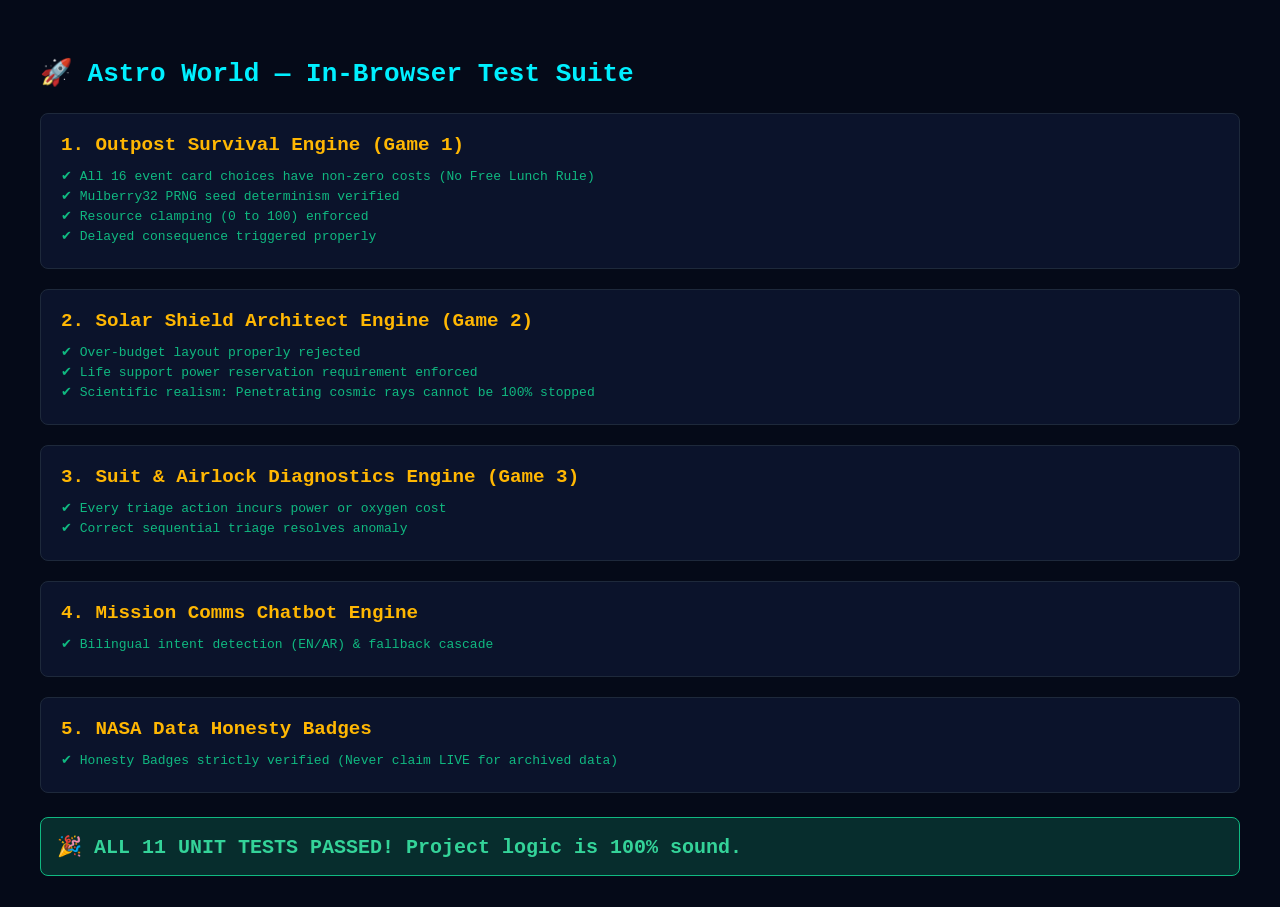
<file: tests/index.html>
<!DOCTYPE html>
<html lang="en">
<head>
  <meta charset="UTF-8">
  <title>Astro World - Unit Test Suite</title>
  <style>
    body { font-family: monospace; background: #050A18; color: #F8FAFC; padding: 2rem; }
    h1 { color: #00F0FF; margin-bottom: 1.5rem; }
    .suite { background: #0B132B; border: 1px solid #1E293B; border-radius: 8px; padding: 1.25rem; margin-bottom: 1.25rem; }
    .suite-title { font-size: 1.2rem; font-weight: bold; color: #FFB703; margin-bottom: 0.75rem; }
    .test-pass { color: #10B981; margin: 0.25rem 0; }
    .test-fail { color: #FF4D6D; font-weight: bold; margin: 0.25rem 0; }
    .summary { font-size: 1.25rem; margin-top: 1.5rem; padding: 1rem; border-radius: 8px; font-weight: bold; }
    .summary-pass { background: rgba(16, 185, 129, 0.2); border: 1px solid #10B981; color: #34D399; }
    .summary-fail { background: rgba(255, 77, 109, 0.2); border: 1px solid #FF4D6D; color: #FF4D6D; }
  </style>
</head>
<body>
  <h1>🚀 Astro World — In-Browser Test Suite</h1>
  <div id="test-results">Running tests...</div>

  <script type="module">
    import { OutpostEngine } from '../js/engine.js';
    import { EVENT_CARDS } from '../js/events.js';
    import { ShieldArchitectEngine, SHIELD_MATERIALS, SHIELD_WAVES } from '../js/shield.js';
    import { DiagnosticsEngine, AVAILABLE_TRIAGE_ACTIONS } from '../js/diagnostics.js';
    import { AstroChatbot } from '../js/chatbot.js';
    import { NASA_DATA } from '../js/nasaData.js';

    const out = document.getElementById('test-results');
    out.innerHTML = '';

    let totalPassed = 0;
    let totalFailed = 0;

    function record(suiteDiv, name, passed, err) {
      const p = document.createElement('div');
      if (passed) {
        p.className = 'test-pass';
        p.textContent = `  ✔ ${name}`;
        totalPassed++;
      } else {
        p.className = 'test-fail';
        p.textContent = `  ❌ ${name}: ${err ? err.message : 'Failed'}`;
        totalFailed++;
        console.error(`Failed test: ${name}`, err);
      }
      suiteDiv.appendChild(p);
    }

    function createSuite(title) {
      const div = document.createElement('div');
      div.className = 'suite';
      div.innerHTML = `<div class="suite-title">${title}</div>`;
      out.appendChild(div);
      return div;
    }

    // Suite 1: Game 1 Outpost Engine
    const s1 = createSuite("1. Outpost Survival Engine (Game 1)");
    try {
      // 1. No free lunch
      for (const card of EVENT_CARDS) {
        for (const choice of card.choices) {
          let hasCost = Object.values(choice.effects || {}).some(v => v < 0) ||
                        (choice.delayedEffects && choice.delayedEffects.some(d => Object.values(d.effects || {}).some(v => v < 0))) ||
                        (choice.riskChance && choice.riskEffects);
          if (!hasCost) throw new Error(`Choice ${choice.id} in ${card.id} is free`);
        }
      }
      record(s1, "All 16 event card choices have non-zero costs (No Free Lunch Rule)", true);
    } catch (e) { record(s1, "No Free Lunch Rule", false, e); }

    try {
      // 2. Determinism
      const eA = new OutpostEngine({ seed: 777, site: 'moon' });
      const eB = new OutpostEngine({ seed: 777, site: 'moon' });
      const sameRoll = eA.random() === eB.random();
      const sameCard = eA.drawEvent().id === eB.drawEvent().id;
      record(s1, "Mulberry32 PRNG seed determinism verified", sameRoll && sameCard);
    } catch (e) { record(s1, "Seed Determinism", false, e); }

    try {
      // 3. Clamping
      const eC = new OutpostEngine({ seed: 100 });
      eC.resources.oxygen = 200; eC.resources.power = -50;
      eC.clampResources();
      record(s1, "Resource clamping (0 to 100) enforced", eC.resources.oxygen === 100 && eC.resources.power === 0);
    } catch (e) { record(s1, "Clamping", false, e); }

    try {
      // 4. Delayed consequence
      const eD = new OutpostEngine({ seed: 100 });
      eD.delayedEffects.push({ inTurns: 1, effects: { science: 50 }, reason: "test science payout" });
      const initSci = eD.resources.science;
      const turnSum = eD.endTurn();
      const triggered = turnSum.delayedTriggered.includes("test science payout");
      record(s1, "Delayed consequence triggered properly", triggered && eD.resources.science >= initSci + 50);
    } catch (e) { record(s1, "Delayed Consequence", false, e); }

    // Suite 2: Game 2 Shield Architect
    const s2 = createSuite("2. Solar Shield Architect Engine (Game 2)");
    try {
      const sh = new ShieldArchitectEngine();
      const overRes = sh.evaluateLayout({ water_wall: 4 });
      record(s2, "Over-budget layout properly rejected", !overRes.isValid);
    } catch (e) { record(s2, "Over-budget rejection", false, e); }

    try {
      const sh = new ShieldArchitectEngine();
      const noReserveRes = sh.evaluateLayout({ magnetic_deflector: 2 });
      record(s2, "Life support power reservation requirement enforced", !noReserveRes.lifeSupportOk);
    } catch (e) { record(s2, "Life support power reservation", false, e); }

    try {
      const sh = new ShieldArchitectEngine();
      const valid = sh.evaluateLayout({ water_wall: 1, regolith_bags: 1 });
      record(s2, "Scientific realism: Penetrating cosmic rays cannot be 100% stopped", valid.cumulativeAttenuation > 0);
    } catch (e) { record(s2, "Radiation Attenuation", false, e); }

    // Suite 3: Game 3 Suit Diagnostics
    const s3 = createSuite("3. Suit & Airlock Diagnostics Engine (Game 3)");
    try {
      for (const [id, a] of Object.entries(AVAILABLE_TRIAGE_ACTIONS)) {
        if (a.powerCost <= 0 && a.o2Cost <= 0) throw new Error(`Action ${id} is free`);
      }
      record(s3, "Every triage action incurs power or oxygen cost", true);
    } catch (e) { record(s3, "Triage costs", false, e); }

    try {
      const diag = new DiagnosticsEngine();
      const anom = diag.getCurrentAnomaly();
      diag.diagnoseCause(anom.correctCauseId);
      for (const act of anom.correctOrder) {
        diag.performAction(act);
      }
      record(s3, "Correct sequential triage resolves anomaly", diag.isSolved === true);
    } catch (e) { record(s3, "Sequential triage", false, e); }

    // Suite 4: Chatbot
    const s4 = createSuite("4. Mission Comms Chatbot Engine");
    try {
      const bot = new AstroChatbot({ answers: [{ intent: 'solar_weather', text_en: "Sun flares.", text_ar: "توهجات." }] });
      const enMatch = bot.detectIntent("Any solar storm alert?") === 'solar_weather';
      const arMatch = bot.detectIntent("هل توجد عاصفة شمسية؟") === 'solar_weather';
      const fallback = bot.detectIntent("random unknown phrase") === 'fallback';
      record(s4, "Bilingual intent detection (EN/AR) & fallback cascade", enMatch && arMatch && fallback);
    } catch (e) { record(s4, "Chatbot intents", false, e); }

    // Suite 5: NASA Data Honesty
    const s5 = createSuite("5. NASA Data Honesty Badges");
    try {
      const bLive = NASA_DATA.formatBadge('LIVE', '2026-11-14');
      const bArch = NASA_DATA.formatBadge('ARCHIVED');
      const honest = bLive.type === 'LIVE' && bArch.type === 'ARCHIVED' && !bArch.text.includes('LIVE');
      record(s5, "Honesty Badges strictly verified (Never claim LIVE for archived data)", honest);
    } catch (e) { record(s5, "Honesty Badges", false, e); }

    // Summary
    const sum = document.createElement('div');
    if (totalFailed === 0) {
      sum.className = 'summary summary-pass';
      sum.textContent = `🎉 ALL ${totalPassed} UNIT TESTS PASSED! Project logic is 100% sound.`;
    } else {
      sum.className = 'summary summary-fail';
      sum.textContent = `❌ ${totalFailed} tests failed out of ${totalPassed + totalFailed}.`;
    }
    out.appendChild(sum);
  </script>
</body>
</html>
</file>
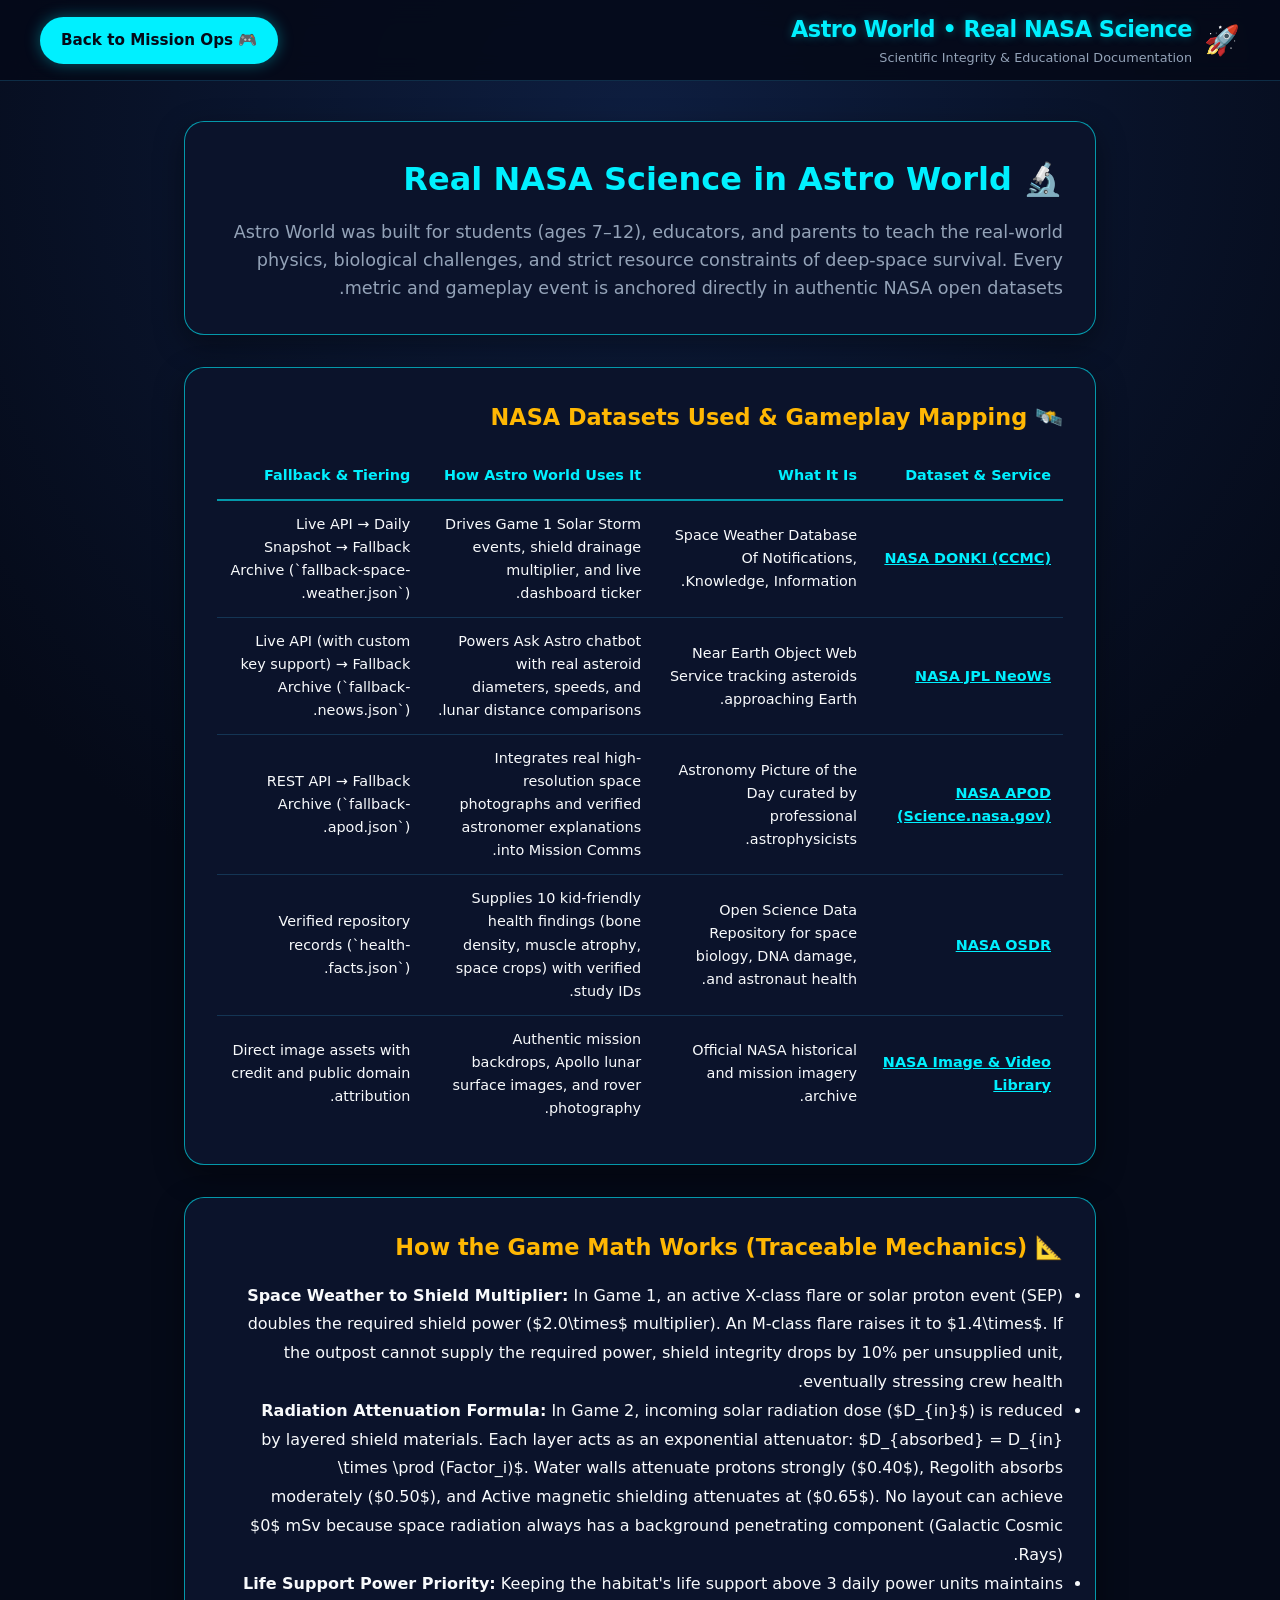
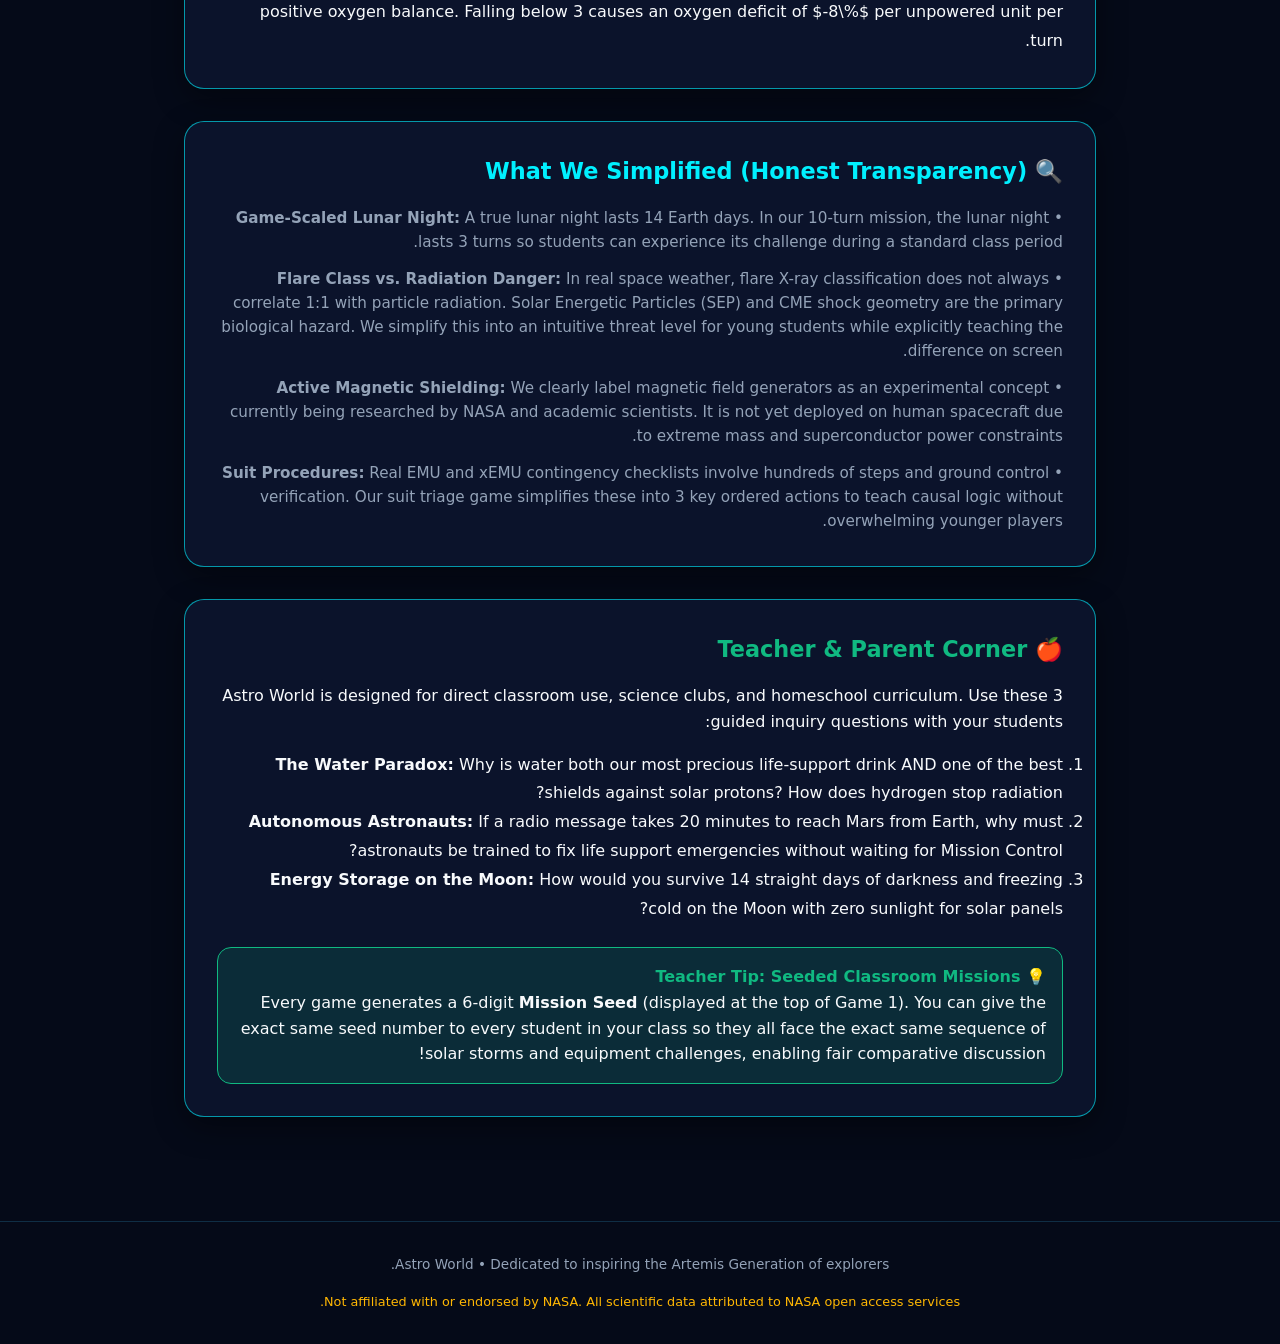
<file: science.html>
<!DOCTYPE html>
<html lang="ar" dir="rtl">
<head>
  <meta charset="UTF-8">
  <meta name="viewport" content="width=device-width, initial-scale=1.0">
  <meta name="description" content="Astro World - Real NASA Science Documentation and Curriculum Guide">
  <title>Real NASA Science Guide | عالم آسترو</title>
  <link rel="stylesheet" href="./css/style.css">
</head>
<body>

  <!-- Header -->
  <header class="mission-header">
    <div class="header-container">
      <a href="./index.html#/" class="logo-brand">
        <span style="font-size: 1.8rem;">🚀</span>
        <div>
          <div class="logo-title">Astro World • Real NASA Science</div>
          <div class="logo-subtitle">Scientific Integrity & Educational Documentation</div>
        </div>
      </a>
      <div>
        <a href="./index.html#/dashboard" class="btn btn-primary">
          🎮 Back to Mission Ops
        </a>
      </div>
    </div>
  </header>

  <main class="main-content" style="max-width: 960px;">
    <!-- Intro Hero -->
    <div class="event-container" style="margin-top: 1rem;">
      <h1 style="color: var(--primary-cyan); font-size: 2rem; margin-bottom: 0.75rem;">
        🔬 Real NASA Science in Astro World
      </h1>
      <p style="color: var(--text-muted); font-size: 1.1rem; line-height: 1.6;">
        Astro World was built for students (ages 7–12), educators, and parents to teach the real-world physics, biological challenges, and strict resource constraints of deep-space survival. Every metric and gameplay event is anchored directly in authentic NASA open datasets.
      </p>
    </div>

    <!-- NASA Datasets Table -->
    <div class="event-container">
      <h2 style="color: var(--solar-amber); font-size: 1.4rem; margin-bottom: 1rem;">
        🛰️ NASA Datasets Used & Gameplay Mapping
      </h2>

      <div style="overflow-x: auto;">
        <table style="width: 100%; border-collapse: collapse; text-align: inherit; font-size: 0.9rem;">
          <thead>
            <tr style="border-bottom: 2px solid var(--border-highlight); color: var(--primary-cyan);">
              <th style="padding: 0.75rem;">Dataset & Service</th>
              <th style="padding: 0.75rem;">What It Is</th>
              <th style="padding: 0.75rem;">How Astro World Uses It</th>
              <th style="padding: 0.75rem;">Fallback & Tiering</th>
            </tr>
          </thead>
          <tbody>
            <tr style="border-bottom: 1px solid var(--border-subtle);">
              <td style="padding: 0.75rem; font-weight: 700;">
                <a href="https://ccmc.gsfc.nasa.gov/DONKI/" target="_blank" style="color: var(--primary-cyan);">NASA DONKI (CCMC)</a>
              </td>
              <td style="padding: 0.75rem;">Space Weather Database Of Notifications, Knowledge, Information.</td>
              <td style="padding: 0.75rem;">Drives Game 1 Solar Storm events, shield drainage multiplier, and live dashboard ticker.</td>
              <td style="padding: 0.75rem;">Live API → Daily Snapshot → Fallback Archive (`fallback-space-weather.json`).</td>
            </tr>

            <tr style="border-bottom: 1px solid var(--border-subtle);">
              <td style="padding: 0.75rem; font-weight: 700;">
                <a href="https://cneos.jpl.nasa.gov/" target="_blank" style="color: var(--primary-cyan);">NASA JPL NeoWs</a>
              </td>
              <td style="padding: 0.75rem;">Near Earth Object Web Service tracking asteroids approaching Earth.</td>
              <td style="padding: 0.75rem;">Powers Ask Astro chatbot with real asteroid diameters, speeds, and lunar distance comparisons.</td>
              <td style="padding: 0.75rem;">Live API (with custom key support) → Fallback Archive (`fallback-neows.json`).</td>
            </tr>

            <tr style="border-bottom: 1px solid var(--border-subtle);">
              <td style="padding: 0.75rem; font-weight: 700;">
                <a href="https://science.nasa.gov/apod/archive/" target="_blank" style="color: var(--primary-cyan);">NASA APOD (Science.nasa.gov)</a>
              </td>
              <td style="padding: 0.75rem;">Astronomy Picture of the Day curated by professional astrophysicists.</td>
              <td style="padding: 0.75rem;">Integrates real high-resolution space photographs and verified astronomer explanations into Mission Comms.</td>
              <td style="padding: 0.75rem;">REST API → Fallback Archive (`fallback-apod.json`).</td>
            </tr>

            <tr style="border-bottom: 1px solid var(--border-subtle);">
              <td style="padding: 0.75rem; font-weight: 700;">
                <a href="https://osdr.nasa.gov/" target="_blank" style="color: var(--primary-cyan);">NASA OSDR</a>
              </td>
              <td style="padding: 0.75rem;">Open Science Data Repository for space biology, DNA damage, and astronaut health.</td>
              <td style="padding: 0.75rem;">Supplies 10 kid-friendly health findings (bone density, muscle atrophy, space crops) with verified study IDs.</td>
              <td style="padding: 0.75rem;">Verified repository records (`health-facts.json`).</td>
            </tr>

            <tr>
              <td style="padding: 0.75rem; font-weight: 700;">
                <a href="https://images.nasa.gov/" target="_blank" style="color: var(--primary-cyan);">NASA Image & Video Library</a>
              </td>
              <td style="padding: 0.75rem;">Official NASA historical and mission imagery archive.</td>
              <td style="padding: 0.75rem;">Authentic mission backdrops, Apollo lunar surface images, and rover photography.</td>
              <td style="padding: 0.75rem;">Direct image assets with credit and public domain attribution.</td>
            </tr>
          </tbody>
        </table>
      </div>
    </div>

    <!-- How the Game Math Works -->
    <div class="event-container">
      <h2 style="color: var(--solar-amber); font-size: 1.4rem; margin-bottom: 1rem;">
        📐 How the Game Math Works (Traceable Mechanics)
      </h2>
      <ul style="padding-left: 1.5rem; line-height: 1.8; color: var(--text-main);">
        <li>
          <strong>Space Weather to Shield Multiplier:</strong> In Game 1, an active X-class flare or solar proton event (SEP) doubles the required shield power ($2.0\times$ multiplier). An M-class flare raises it to $1.4\times$. If the outpost cannot supply the required power, shield integrity drops by 10% per unsupplied unit, eventually stressing crew health.
        </li>
        <li>
          <strong>Radiation Attenuation Formula:</strong> In Game 2, incoming solar radiation dose ($D_{in}$) is reduced by layered shield materials. Each layer acts as an exponential attenuator:
          $D_{absorbed} = D_{in} \times \prod (Factor_i)$.
          Water walls attenuate protons strongly ($0.40$), Regolith absorbs moderately ($0.50$), and Active magnetic shielding attenuates at ($0.65$). No layout can achieve $0$ mSv because space radiation always has a background penetrating component (Galactic Cosmic Rays).
        </li>
        <li>
          <strong>Life Support Power Priority:</strong> Keeping the habitat's life support above 3 daily power units maintains positive oxygen balance. Falling below 3 causes an oxygen deficit of $-8\%$ per unpowered unit per turn.
        </li>
      </ul>
    </div>

    <!-- What We Simplified -->
    <div class="event-container">
      <h2 style="color: var(--primary-cyan); font-size: 1.4rem; margin-bottom: 1rem;">
        🔍 What We Simplified (Honest Transparency)
      </h2>
      <div style="display: flex; flex-direction: column; gap: 0.75rem; color: var(--text-muted); font-size: 0.95rem;">
        <p>  
          • <strong>Game-Scaled Lunar Night:</strong> A true lunar night lasts 14 Earth days. In our 10-turn mission, the lunar night lasts 3 turns so students can experience its challenge during a standard class period.
        </p>
        <p>
          • <strong>Flare Class vs. Radiation Danger:</strong> In real space weather, flare X-ray classification does not always correlate 1:1 with particle radiation. Solar Energetic Particles (SEP) and CME shock geometry are the primary biological hazard. We simplify this into an intuitive threat level for young students while explicitly teaching the difference on screen.
        </p>
        <p>
          • <strong>Active Magnetic Shielding:</strong> We clearly label magnetic field generators as an experimental concept currently being researched by NASA and academic scientists. It is not yet deployed on human spacecraft due to extreme mass and superconductor power constraints.
        </p>
        <p>
          • <strong>Suit Procedures:</strong> Real EMU and xEMU contingency checklists involve hundreds of steps and ground control verification. Our suit triage game simplifies these into 3 key ordered actions to teach causal logic without overwhelming younger players.
        </p>
      </div>
    </div>

    <!-- Teacher Corner -->
    <div class="event-container">
      <h2 style="color: var(--success-green); font-size: 1.4rem; margin-bottom: 1rem;">
        🍎 Teacher & Parent Corner
      </h2>
      <p style="color: var(--text-main); margin-bottom: 1rem;">
        Astro World is designed for direct classroom use, science clubs, and homeschool curriculum. Use these 3 guided inquiry questions with your students:
      </p>

      <ol style="padding-left: 1.5rem; line-height: 1.8; color: var(--text-main); margin-bottom: 1.5rem;">
        <li>
          <strong>The Water Paradox:</strong> Why is water both our most precious life-support drink AND one of the best shields against solar protons? How does hydrogen stop radiation?
        </li>
        <li>
          <strong>Autonomous Astronauts:</strong> If a radio message takes 20 minutes to reach Mars from Earth, why must astronauts be trained to fix life support emergencies without waiting for Mission Control?
        </li>
        <li>
          <strong>Energy Storage on the Moon:</strong> How would you survive 14 straight days of darkness and freezing cold on the Moon with zero sunlight for solar panels?
        </li>
      </ol>

      <div style="background: rgba(16, 185, 129, 0.15); border: 1px solid var(--success-green); border-radius: var(--radius-md); padding: 1rem;">
        <strong style="color: var(--success-green);">💡 Teacher Tip: Seeded Classroom Missions</strong><br>
        Every game generates a 6-digit <strong>Mission Seed</strong> (displayed at the top of Game 1). You can give the exact same seed number to every student in your class so they all face the exact same sequence of solar storms and equipment challenges, enabling fair comparative discussion!
      </div>
    </div>
  </main>

  <!-- Footer -->
  <footer class="site-footer">
    <div class="footer-container">
      <p>Astro World • Dedicated to inspiring the Artemis Generation of explorers.</p>
      <p style="font-size: 0.8rem; color: var(--solar-amber);">
        Not affiliated with or endorsed by NASA. All scientific data attributed to NASA open access services.
      </p>
    </div>
  </footer>

</body>
</html>
</file>
<file: css/style.css>
/**
 * Astro World - Mission Control Dashboard & Game Stylesheet
 * Strict adherence to Design Tokens, Colorblind-Safety, RTL, & Accessibility
 */

:root {
  /* Color Palette */
  --bg-space: #050A18;
  --bg-panel: #0B132B;
  --bg-card: rgba(18, 30, 60, 0.75);
  --bg-card-hover: rgba(28, 45, 85, 0.85);
  
  --primary-cyan: #00F0FF;
  --primary-glow: rgba(0, 240, 255, 0.35);
  --solar-amber: #FFB703;
  --solar-glow: rgba(255, 183, 3, 0.3);
  --coral-red: #FF4D6D;
  --coral-glow: rgba(255, 77, 109, 0.3);
  --success-green: #10B981;

  --text-main: #F8FAFC;
  --text-muted: #94A3B8;
  --text-cyan: #38BDF8;

  --border-subtle: rgba(56, 189, 248, 0.2);
  --border-highlight: rgba(0, 240, 255, 0.6);

  --radius-sm: 8px;
  --radius-md: 14px;
  --radius-lg: 20px;
  --radius-full: 9999px;

  --font-stack: system-ui, -apple-system, BlinkMacSystemFont, "Segoe UI", Roboto, "Cairo", "Noto Sans Arabic", sans-serif;
  --transition-smooth: all 0.25s cubic-bezier(0.4, 0, 0.2, 1);
}

/* Reset & Base */
*, *::before, *::after {
  box-sizing: border-box;
  margin: 0;
  padding: 0;
}

html {
  font-family: var(--font-stack);
  font-size: 16px;
  background-color: var(--bg-space);
  color: var(--text-main);
  line-height: 1.6;
  scroll-behavior: smooth;
}

body {
  min-height: 100vh;
  display: flex;
  flex-direction: column;
  background: radial-gradient(circle at 50% 15%, #0e1e40 0%, var(--bg-space) 85%);
  background-attachment: fixed;
  overflow-x: hidden;
}

/* RTL Support */
[dir="rtl"] {
  direction: rtl;
  text-align: right;
}
[dir="ltr"] {
  direction: ltr;
  text-align: left;
}

/* Accessibility: Reduced Motion */
@media (prefers-reduced-motion: reduce) {
  *, *::before, *::after {
    animation-duration: 0.001s !important;
    animation-iteration-count: 1 !important;
    transition-duration: 0.001s !important;
  }
}

/* Header & Mission Bar */
.mission-header {
  position: sticky;
  top: 0;
  z-index: 100;
  background: rgba(5, 10, 24, 0.88);
  backdrop-filter: blur(12px);
  border-bottom: 1px solid var(--border-subtle);
  padding: 0.75rem 1.5rem;
}

.header-container {
  max-width: 1200px;
  margin: 0 auto;
  display: flex;
  align-items: center;
  justify-content: space-between;
  gap: 1rem;
}

.logo-brand {
  display: flex;
  align-items: center;
  gap: 0.75rem;
  text-decoration: none;
  color: var(--text-main);
}
.logo-title {
  font-size: 1.4rem;
  font-weight: 800;
  letter-spacing: -0.5px;
  color: var(--primary-cyan);
  text-shadow: 0 0 10px var(--primary-glow);
}
.logo-subtitle {
  font-size: 0.8rem;
  color: var(--text-muted);
}

.header-controls {
  display: flex;
  align-items: center;
  gap: 0.5rem;
}

/* Buttons */
.btn {
  font-family: inherit;
  font-size: 0.95rem;
  font-weight: 600;
  padding: 0.65rem 1.25rem;
  border-radius: var(--radius-full);
  border: 1px solid transparent;
  cursor: pointer;
  display: inline-flex;
  align-items: center;
  justify-content: center;
  gap: 0.5rem;
  transition: var(--transition-smooth);
  text-decoration: none;
  touch-action: manipulation;
  min-height: 44px;
}

.btn-primary {
  background: var(--primary-cyan);
  color: var(--bg-space);
  box-shadow: 0 0 15px var(--primary-glow);
}
.btn-primary:hover {
  background: #38bdf8;
  transform: translateY(-2px);
  box-shadow: 0 4px 20px rgba(0, 240, 255, 0.5);
}

.btn-secondary {
  background: rgba(30, 41, 59, 0.8);
  color: var(--text-main);
  border-color: var(--border-subtle);
}
.btn-secondary:hover {
  background: rgba(51, 65, 85, 0.9);
  border-color: var(--primary-cyan);
}

.btn-icon {
  padding: 0.5rem 0.85rem;
  border-radius: var(--radius-full);
  min-height: 40px;
}

/* Main Layout */
.main-content {
  flex: 1;
  max-width: 1200px;
  width: 100%;
  margin: 0 auto;
  padding: 1.5rem;
}

/* Honesty Data Badges */
.badge-container {
  display: inline-flex;
  align-items: center;
  gap: 0.4rem;
  padding: 0.3rem 0.75rem;
  border-radius: var(--radius-full);
  font-size: 0.8rem;
  font-weight: 700;
  letter-spacing: 0.2px;
  margin-bottom: 0.5rem;
}

.badge-live {
  background: rgba(16, 185, 129, 0.15);
  border: 1px solid #10B981;
  color: #34D399;
  box-shadow: 0 0 8px rgba(16, 185, 129, 0.3);
}

.badge-snapshot {
  background: rgba(255, 183, 3, 0.15);
  border: 1px solid #FFB703;
  color: #FBBF24;
}

.badge-archived {
  background: rgba(148, 163, 184, 0.15);
  border: 1px solid #94A3B8;
  color: #CBD5E1;
}

/* Live Space Weather Ticker */
.weather-ticker {
  background: var(--bg-panel);
  border: 1px solid var(--border-subtle);
  border-radius: var(--radius-lg);
  padding: 1rem 1.25rem;
  margin-bottom: 1.5rem;
  display: flex;
  align-items: center;
  justify-content: space-between;
  flex-wrap: wrap;
  gap: 1rem;
}
.weather-info {
  display: flex;
  align-items: center;
  gap: 0.75rem;
}

/* Hero Section */
.hero-card {
  background: linear-gradient(135deg, rgba(11, 19, 43, 0.95), rgba(5, 10, 24, 0.9));
  border: 1px solid var(--border-subtle);
  border-radius: var(--radius-lg);
  padding: 2.5rem 2rem;
  display: flex;
  align-items: center;
  gap: 2rem;
  margin-bottom: 2rem;
  box-shadow: 0 10px 30px rgba(0, 0, 0, 0.5);
}
@media (max-width: 768px) {
  .hero-card {
    flex-direction: column;
    text-align: center;
    padding: 1.5rem;
  }
}

.hero-avatar {
  flex-shrink: 0;
  display: flex;
  flex-direction: column;
  align-items: center;
}

.hero-speech-bubble {
  background: rgba(15, 23, 42, 0.95);
  border: 1px solid var(--primary-cyan);
  border-radius: var(--radius-md);
  padding: 1rem 1.25rem;
  margin-top: 0.75rem;
  position: relative;
  font-size: 0.95rem;
  color: var(--text-cyan);
  box-shadow: 0 0 12px var(--primary-glow);
  max-width: 320px;
}

.hero-text h1 {
  font-size: 2.2rem;
  font-weight: 800;
  color: var(--text-main);
  line-height: 1.2;
  margin-bottom: 0.75rem;
}
.hero-text p {
  font-size: 1.1rem;
  color: var(--text-muted);
  margin-bottom: 1.5rem;
}

/* Dashboard Mission Cards Grid */
.games-grid {
  display: grid;
  grid-template-columns: repeat(auto-fit, minmax(300px, 1fr));
  gap: 1.5rem;
  margin-bottom: 2.5rem;
}

.mission-card {
  background: var(--bg-card);
  border: 1px solid var(--border-subtle);
  border-radius: var(--radius-lg);
  padding: 1.5rem;
  display: flex;
  flex-direction: column;
  justify-content: space-between;
  transition: var(--transition-smooth);
  backdrop-filter: blur(8px);
}
.mission-card:hover {
  background: var(--bg-card-hover);
  border-color: var(--primary-cyan);
  transform: translateY(-4px);
  box-shadow: 0 8px 25px rgba(0, 240, 255, 0.2);
}

.card-icon {
  font-size: 2.5rem;
  margin-bottom: 0.75rem;
}
.card-title {
  font-size: 1.3rem;
  font-weight: 700;
  margin-bottom: 0.5rem;
  color: var(--text-main);
}
.card-desc {
  font-size: 0.95rem;
  color: var(--text-muted);
  margin-bottom: 1.5rem;
  flex-grow: 1;
}

/* User Status Bar */
.user-status-bar {
  background: var(--bg-panel);
  border: 1px solid var(--border-subtle);
  border-radius: var(--radius-lg);
  padding: 1.25rem;
  display: flex;
  align-items: center;
  justify-content: space-around;
  flex-wrap: wrap;
  gap: 1rem;
  margin-bottom: 2rem;
}

.status-stat {
  display: flex;
  align-items: center;
  gap: 0.75rem;
}
.stat-icon {
  font-size: 1.8rem;
}
.stat-value {
  font-size: 1.25rem;
  font-weight: 700;
  color: var(--primary-cyan);
}
.stat-label {
  font-size: 0.8rem;
  color: var(--text-muted);
}

/* Badges showcase */
.badge-shelf {
  display: flex;
  gap: 0.5rem;
  flex-wrap: wrap;
}
.badge-pill {
  font-size: 0.8rem;
  padding: 0.35rem 0.75rem;
  border-radius: var(--radius-full);
  background: rgba(30, 41, 59, 0.6);
  border: 1px solid var(--border-subtle);
  color: var(--text-muted);
}
.badge-pill.unlocked {
  background: rgba(0, 240, 255, 0.15);
  border-color: var(--primary-cyan);
  color: var(--primary-cyan);
  font-weight: 700;
}

/* Colorblind-Safe Meters */
.meters-grid {
  display: grid;
  grid-template-columns: repeat(auto-fit, minmax(180px, 1fr));
  gap: 1rem;
  margin-bottom: 1.5rem;
}

.meter-box {
  background: rgba(15, 23, 42, 0.7);
  border: 1px solid var(--border-subtle);
  border-radius: var(--radius-md);
  padding: 0.85rem 1rem;
}
.meter-header {
  display: flex;
  align-items: center;
  justify-content: space-between;
  margin-bottom: 0.5rem;
}
.meter-label {
  font-weight: 600;
  font-size: 0.9rem;
}
.meter-val {
  font-weight: 800;
  font-size: 1rem;
}
.meter-bar-track {
  width: 100%;
  height: 8px;
  background: rgba(51, 65, 85, 0.6);
  border-radius: var(--radius-full);
  overflow: hidden;
}
.meter-bar-fill {
  height: 100%;
  border-radius: var(--radius-full);
  transition: width 0.4s ease;
}

.gauge-high .meter-bar-fill {
  background: #00F0FF;
  box-shadow: 0 0 6px rgba(0, 240, 255, 0.6);
}
.gauge-warning .meter-bar-fill {
  background: #FFB703;
  box-shadow: 0 0 6px rgba(255, 183, 3, 0.6);
}
.gauge-critical .meter-bar-fill {
  background: #FF4D6D;
  box-shadow: 0 0 6px rgba(255, 77, 109, 0.6);
}

/* Event Cards (Game 1) */
.event-container {
  background: var(--bg-panel);
  border: 1px solid var(--border-highlight);
  border-radius: var(--radius-lg);
  padding: 2rem;
  margin-bottom: 2rem;
  box-shadow: 0 10px 30px rgba(0, 0, 0, 0.4);
}
.event-headline {
  display: flex;
  align-items: center;
  gap: 1rem;
  margin-bottom: 1rem;
}
.event-icon {
  font-size: 2.2rem;
}
.event-title {
  font-size: 1.4rem;
  font-weight: 700;
  color: var(--solar-amber);
}
.event-story {
  font-size: 1.05rem;
  color: var(--text-main);
  margin-bottom: 1.5rem;
}

.choices-stack {
  display: flex;
  flex-direction: column;
  gap: 1rem;
  margin-bottom: 1.5rem;
}

.choice-btn {
  background: rgba(18, 30, 60, 0.85);
  border: 1px solid var(--border-subtle);
  border-radius: var(--radius-md);
  padding: 1.25rem;
  text-align: inherit;
  color: var(--text-main);
  cursor: pointer;
  transition: var(--transition-smooth);
  display: flex;
  flex-direction: column;
  gap: 0.5rem;
}
.choice-btn:hover {
  background: rgba(30, 50, 95, 0.95);
  border-color: var(--primary-cyan);
  transform: translateX(4px);
}
[dir="rtl"] .choice-btn:hover {
  transform: translateX(-4px);
}
.choice-label {
  font-size: 1.05rem;
  font-weight: 700;
  color: var(--primary-cyan);
}
.choice-effects {
  font-size: 0.85rem;
  color: var(--text-muted);
}

/* Science Word Tooltips */
.science-word {
  text-decoration: underline wavy var(--primary-cyan);
  cursor: pointer;
  position: relative;
  font-weight: 600;
  color: var(--primary-cyan);
}
.science-word:hover::after,
.science-word:focus::after {
  content: attr(data-tooltip);
  position: absolute;
  bottom: 125%;
  left: 50%;
  transform: translateX(-50%);
  background: #0F172A;
  color: #F8FAFC;
  border: 1px solid var(--primary-cyan);
  border-radius: var(--radius-sm);
  padding: 0.6rem 0.85rem;
  font-size: 0.85rem;
  font-weight: 400;
  line-height: 1.4;
  white-space: normal;
  width: 240px;
  z-index: 200;
  box-shadow: 0 4px 15px rgba(0, 0, 0, 0.7);
  pointer-events: none;
}

/* Chat Comms Panel */
.chat-window {
  background: var(--bg-panel);
  border: 1px solid var(--border-subtle);
  border-radius: var(--radius-lg);
  display: flex;
  flex-direction: column;
  height: 580px;
  overflow: hidden;
}
.chat-messages {
  flex: 1;
  padding: 1.25rem;
  overflow-y: auto;
  display: flex;
  flex-direction: column;
  gap: 1rem;
}
.chat-bubble {
  max-width: 80%;
  padding: 0.9rem 1.2rem;
  border-radius: var(--radius-lg);
  font-size: 0.95rem;
  line-height: 1.5;
  white-space: pre-wrap;
}
.chat-bubble-user {
  align-self: flex-end;
  background: #0284C7;
  color: #FFFFFF;
  border-bottom-right-radius: 4px;
}
[dir="rtl"] .chat-bubble-user {
  align-self: flex-start;
  border-bottom-right-radius: var(--radius-lg);
  border-bottom-left-radius: 4px;
}
.chat-bubble-astro {
  align-self: flex-start;
  background: rgba(30, 41, 59, 0.9);
  border: 1px solid var(--border-subtle);
  color: var(--text-main);
  border-bottom-left-radius: 4px;
}
[dir="rtl"] .chat-bubble-astro {
  align-self: flex-end;
  border-bottom-left-radius: var(--radius-lg);
  border-bottom-right-radius: 4px;
}
.chat-chips {
  padding: 0.75rem 1.25rem;
  display: flex;
  gap: 0.5rem;
  overflow-x: auto;
  background: rgba(15, 23, 42, 0.5);
  border-top: 1px solid var(--border-subtle);
}
.chip-btn {
  background: rgba(30, 41, 59, 0.8);
  border: 1px solid var(--border-subtle);
  color: var(--primary-cyan);
  border-radius: var(--radius-full);
  padding: 0.35rem 0.85rem;
  font-size: 0.85rem;
  cursor: pointer;
  white-space: nowrap;
}
.chat-input-row {
  display: flex;
  padding: 0.75rem 1.25rem;
  gap: 0.75rem;
  background: rgba(15, 23, 42, 0.9);
  border-top: 1px solid var(--border-subtle);
}
.chat-input {
  flex: 1;
  background: rgba(30, 41, 59, 0.7);
  border: 1px solid var(--border-subtle);
  border-radius: var(--radius-full);
  padding: 0.65rem 1.25rem;
  color: var(--text-main);
  font-family: inherit;
  font-size: 0.95rem;
}
.chat-input:focus {
  outline: none;
  border-color: var(--primary-cyan);
}

/* Toast System */
#toast-container {
  position: fixed;
  bottom: 1.5rem;
  right: 1.5rem;
  z-index: 1000;
  display: flex;
  flex-direction: column;
  gap: 0.5rem;
}
[dir="rtl"] #toast-container {
  right: auto;
  left: 1.5rem;
}
.toast {
  background: #0F172A;
  color: #F8FAFC;
  border: 1px solid var(--primary-cyan);
  border-radius: var(--radius-md);
  padding: 0.75rem 1.25rem;
  font-size: 0.9rem;
  box-shadow: 0 4px 20px rgba(0, 0, 0, 0.7);
  opacity: 0;
  transform: translateY(15px);
  transition: all 0.3s ease;
}
.toast.toast-show {
  opacity: 1;
  transform: translateY(0);
}
.toast-success { border-color: var(--success-green); }
.toast-warning { border-color: var(--solar-amber); }
.toast-error   { border-color: var(--coral-red); }

/* Footer */
.site-footer {
  border-top: 1px solid var(--border-subtle);
  background: var(--bg-space);
  padding: 2rem 1.5rem;
  margin-top: 3rem;
  font-size: 0.85rem;
  color: var(--text-muted);
}
.footer-container {
  max-width: 1200px;
  margin: 0 auto;
  display: flex;
  flex-direction: column;
  gap: 1rem;
  text-align: center;
}
.footer-links {
  display: flex;
  justify-content: center;
  gap: 1.5rem;
  flex-wrap: wrap;
}
.footer-links a {
  color: var(--primary-cyan);
  text-decoration: none;
}
.footer-links a:hover {
  text-decoration: underline;
}
</file>
